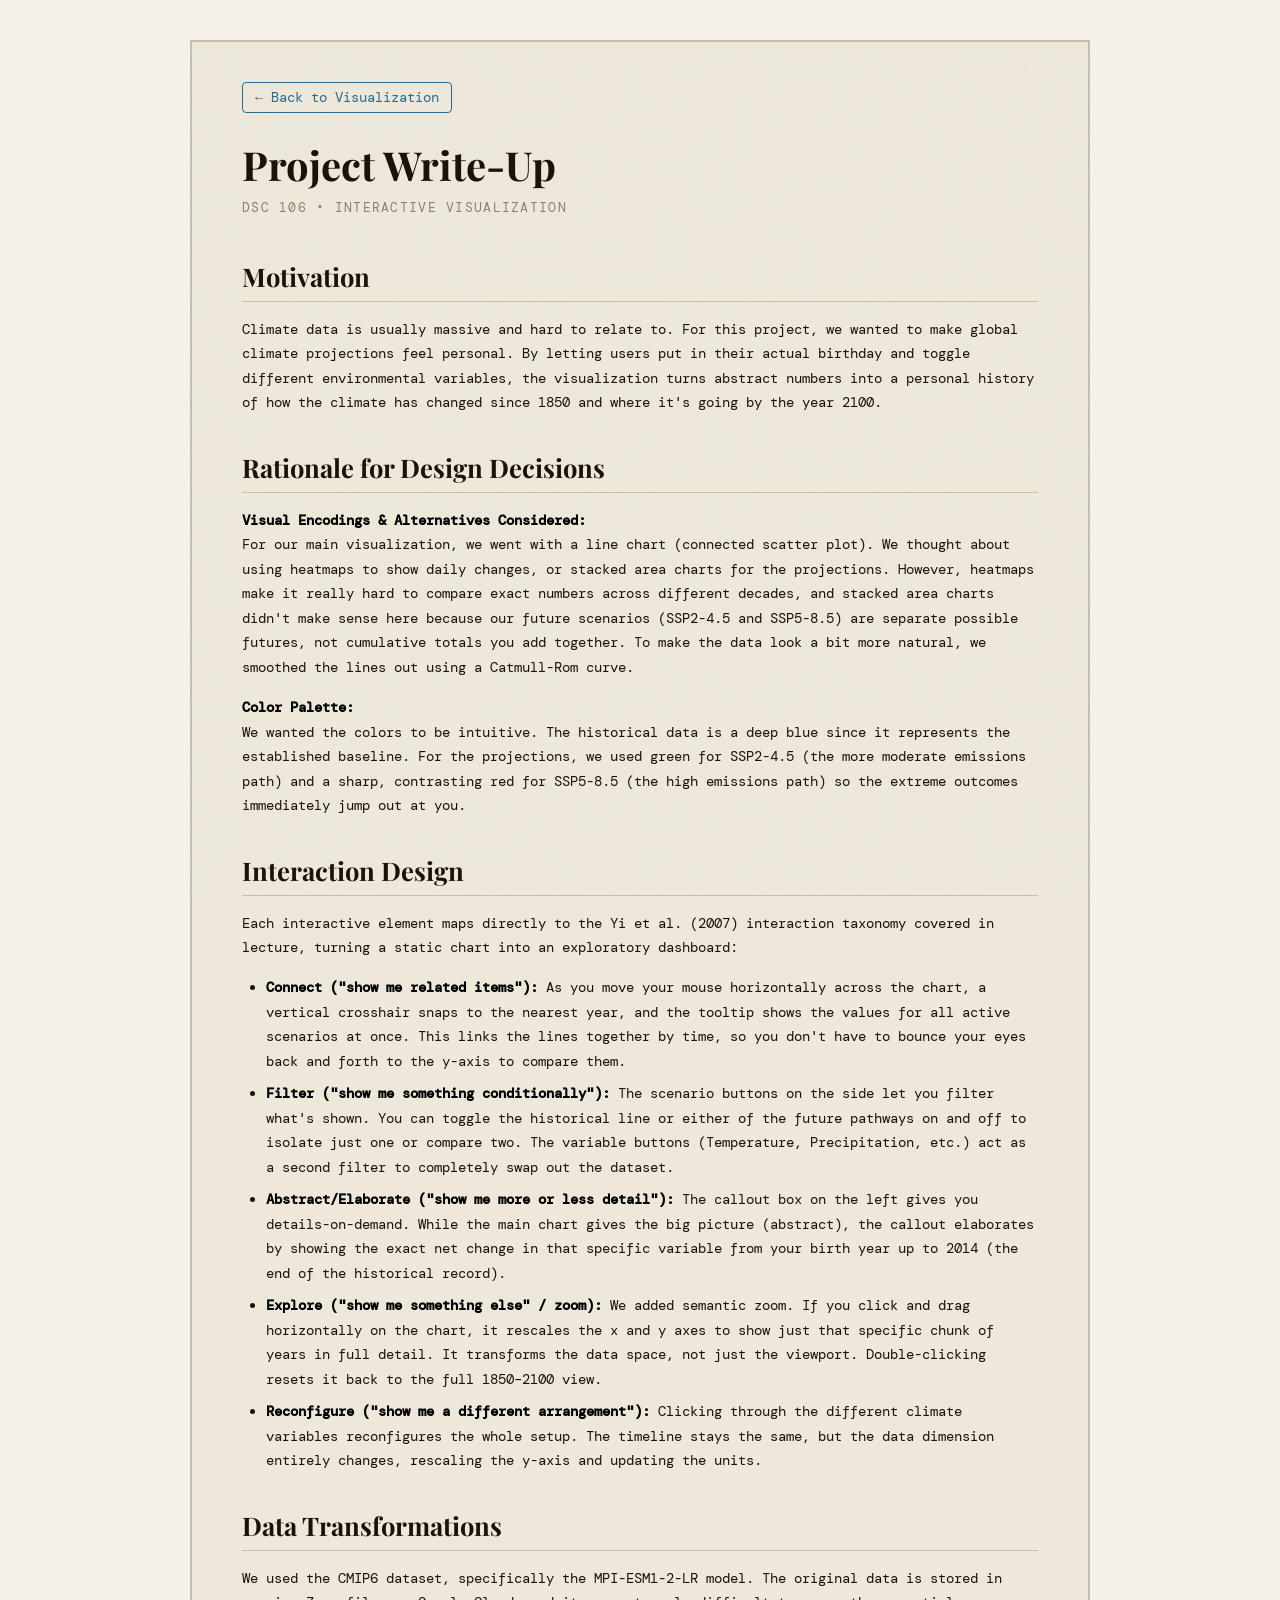
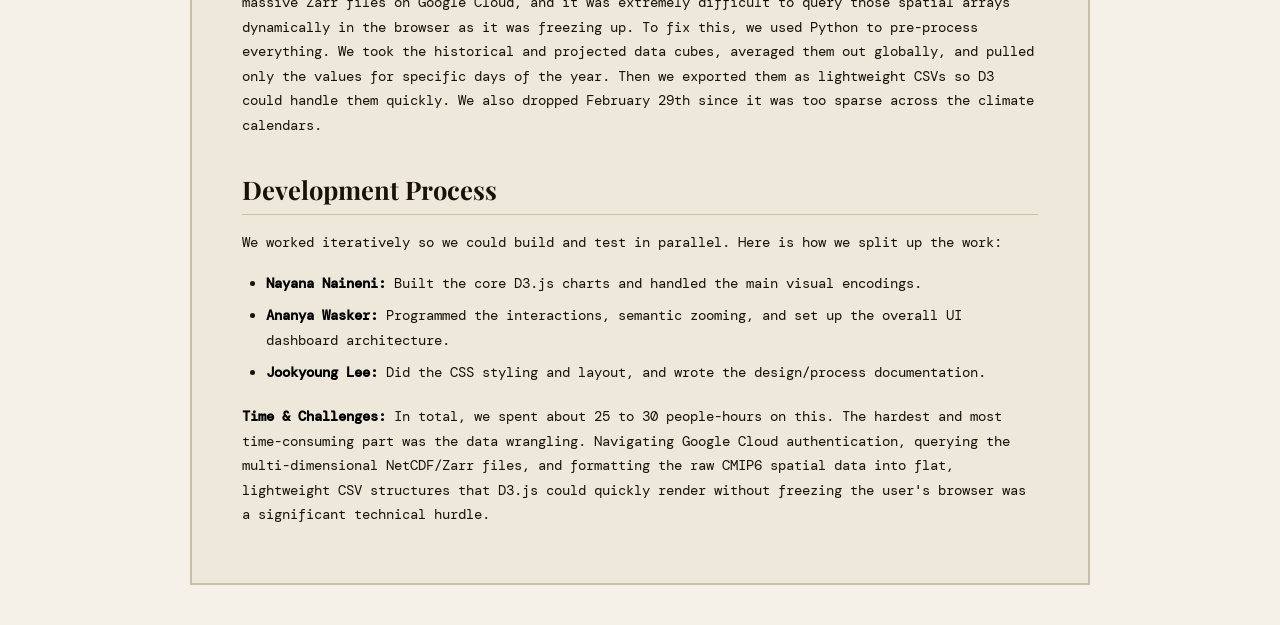
<file: writeup.html>
<!DOCTYPE html>
<html lang="en">
<head>
  <meta charset="UTF-8" />
  <meta name="viewport" content="width=device-width, initial-scale=1.0" />
  <title>Project Write-Up | Your Birthday Through Time</title>
  <link href="https://fonts.googleapis.com/css2?family=Playfair+Display:ital,wght@0,400;0,700;1,400&family=DM+Mono:wght@300;400;500&display=swap" rel="stylesheet">
  
  <style>
    /* Reuse the exact same color variables from index.html */
    :root {
      --ink: #1a1209;
      --paper: #f5f0e8;
      --cream: #ede8da;
      --border: #c8bfa8;
      --faded: #8a8070;
      --accent2: #2a6b8a;
    }

    * { box-sizing: border-box; margin: 0; padding: 0; }

    body {
      background: var(--paper);
      color: var(--ink);
      font-family: 'DM Mono', monospace;
      min-height: 100vh;
      overflow-x: hidden;
      display: flex;
      flex-direction: column;
      align-items: center;
      padding: 40px 20px;
    }

    /* Keep the newspaper-style grain overlay */
    body::before {
      content: '';
      position: fixed;
      inset: 0;
      background-image: url("data:image/svg+xml,%3Csvg viewBox='0 0 256 256' xmlns='http://www.w3.org/2000/svg'%3E%3Cfilter id='noise'%3E%3CfeTurbulence type='fractalNoise' baseFrequency='0.9' numOctaves='4' stitchTiles='stitch'/%3E%3C/filter%3E%3Crect width='100%25' height='100%25' filter='url(%23noise)' opacity='0.04'/%3E%3C/svg%3E");
      pointer-events: none;
      z-index: 9999;
      opacity: 0.4;
    }

    .writeup-container {
      background: var(--cream);
      border: 2px solid var(--border);
      padding: 40px 50px;
      width: 100%;
      max-width: 900px;
      position: relative;
      z-index: 1;
    }

    /* Back button */
    .back-link {
      display: inline-block;
      margin-bottom: 30px;
      font-size: 0.85rem;
      color: var(--accent2);
      text-decoration: none;
      border: 1px solid var(--accent2);
      padding: 6px 12px;
      border-radius: 4px;
      transition: all 0.2s;
    }
    
    .back-link:hover {
      background: var(--accent2);
      color: var(--paper);
    }

    /* Typography styling for reading */
    h1 {
      font-family: 'Playfair Display', serif;
      font-size: 2.5rem;
      margin-bottom: 10px;
      line-height: 1.1;
    }

    h2 { 
      font-family: 'Playfair Display', serif;
      font-size: 1.6rem; 
      margin-top: 35px;
      margin-bottom: 15px; 
      border-bottom: 1px solid var(--border);
      padding-bottom: 8px;
    }

    p { 
      font-size: 0.9rem; 
      line-height: 1.7;
      margin-bottom: 16px; 
      color: var(--ink);
    }

    ul { 
      font-size: 0.9rem; 
      line-height: 1.7;
      margin-bottom: 20px; 
      padding-left: 24px; 
    }

    li {
      margin-bottom: 8px;
    }

    strong {
      color: #000;
    }
  </style>
</head>
<body>

  <div class="writeup-container">
    <a href="index.html" class="back-link">&larr; Back to Visualization</a>
    <h1>Project Write-Up</h1>
    <p style="color: var(--faded); font-size: 0.8rem; text-transform: uppercase; letter-spacing: 0.1em; margin-bottom: 40px;">DSC 106 • Interactive Visualization</p>
    
    <h2>Motivation</h2>
    <p>Climate data is usually massive and hard to relate to. For this project, we wanted to make global climate projections feel personal. By letting users put in their actual birthday and toggle different environmental variables, the visualization turns abstract numbers into a personal history of how the climate has changed since 1850 and where it's going by the year 2100.</p>

    <h2>Rationale for Design Decisions</h2>
    <p><strong>Visual Encodings & Alternatives Considered:</strong><br>
    For our main visualization, we went with a line chart (connected scatter plot). We thought about using heatmaps to show daily changes, or stacked area charts for the projections. However, heatmaps make it really hard to compare exact numbers across different decades, and stacked area charts didn't make sense here because our future scenarios (SSP2-4.5 and SSP5-8.5) are separate possible futures, not cumulative totals you add together. To make the data look a bit more natural, we smoothed the lines out using a Catmull-Rom curve.</p>
    
    <p><strong>Color Palette:</strong><br>
    We wanted the colors to be intuitive. The historical data is a deep blue since it represents the established baseline. For the projections, we used green for SSP2-4.5 (the more moderate emissions path) and a sharp, contrasting red for SSP5-8.5 (the high emissions path) so the extreme outcomes immediately jump out at you.</p>

    <h2>Interaction Design</h2>
    <p>Each interactive element maps directly to the Yi et al. (2007) interaction taxonomy covered in lecture, turning a static chart into an exploratory dashboard:</p>
    <ul>
      <li><strong>Connect ("show me related items"):</strong> As you move your mouse horizontally across the chart, a vertical crosshair snaps to the nearest year, and the tooltip shows the values for all active scenarios at once. This links the lines together by time, so you don't have to bounce your eyes back and forth to the y-axis to compare them.</li>
      <li><strong>Filter ("show me something conditionally"):</strong> The scenario buttons on the side let you filter what's shown. You can toggle the historical line or either of the future pathways on and off to isolate just one or compare two. The variable buttons (Temperature, Precipitation, etc.) act as a second filter to completely swap out the dataset.</li>
      <li><strong>Abstract/Elaborate ("show me more or less detail"):</strong> The callout box on the left gives you details-on-demand. While the main chart gives the big picture (abstract), the callout elaborates by showing the exact net change in that specific variable from your birth year up to 2014 (the end of the historical record).</li>
      <li><strong>Explore ("show me something else" / zoom):</strong> We added semantic zoom. If you click and drag horizontally on the chart, it rescales the x and y axes to show just that specific chunk of years in full detail. It transforms the data space, not just the viewport. Double-clicking resets it back to the full 1850–2100 view.</li>
      <li><strong>Reconfigure ("show me a different arrangement"):</strong> Clicking through the different climate variables reconfigures the whole setup. The timeline stays the same, but the data dimension entirely changes, rescaling the y-axis and updating the units.</li>
    </ul>

    <h2>Data Transformations</h2>
    <p>We used the CMIP6 dataset, specifically the MPI-ESM1-2-LR model. The original data is stored in massive Zarr files on Google Cloud, and it was extremely difficult to query those spatial arrays dynamically in the browser as it was freezing up. To fix this, we used Python to pre-process everything. We took the historical and projected data cubes, averaged them out globally, and pulled only the values for specific days of the year. Then we exported them as lightweight CSVs so D3 could handle them quickly. We also dropped February 29th since it was too sparse across the climate calendars.</p>

    <h2>Development Process</h2>
    <p>We worked iteratively so we could build and test in parallel. Here is how we split up the work:</p>
    <ul>
      <li><strong>Nayana Naineni:</strong> Built the core D3.js charts and handled the main visual encodings.</li>
      <li><strong>Ananya Wasker:</strong> Programmed the interactions, semantic zooming, and set up the overall UI dashboard architecture.</li>
      <li><strong>Jookyoung Lee:</strong> Did the CSS styling and layout, and wrote the design/process documentation.</li>
    </ul>
    <p><strong>Time & Challenges:</strong> In total, we spent about 25 to 30 people-hours on this. The hardest and most time-consuming part was the data wrangling. Navigating Google Cloud authentication, querying the multi-dimensional NetCDF/Zarr files, and formatting the raw CMIP6 spatial data into flat, lightweight CSV structures that D3.js could quickly render without freezing the user's browser was a significant technical hurdle.</p>

  </div>

</body>
</html>
</file>
